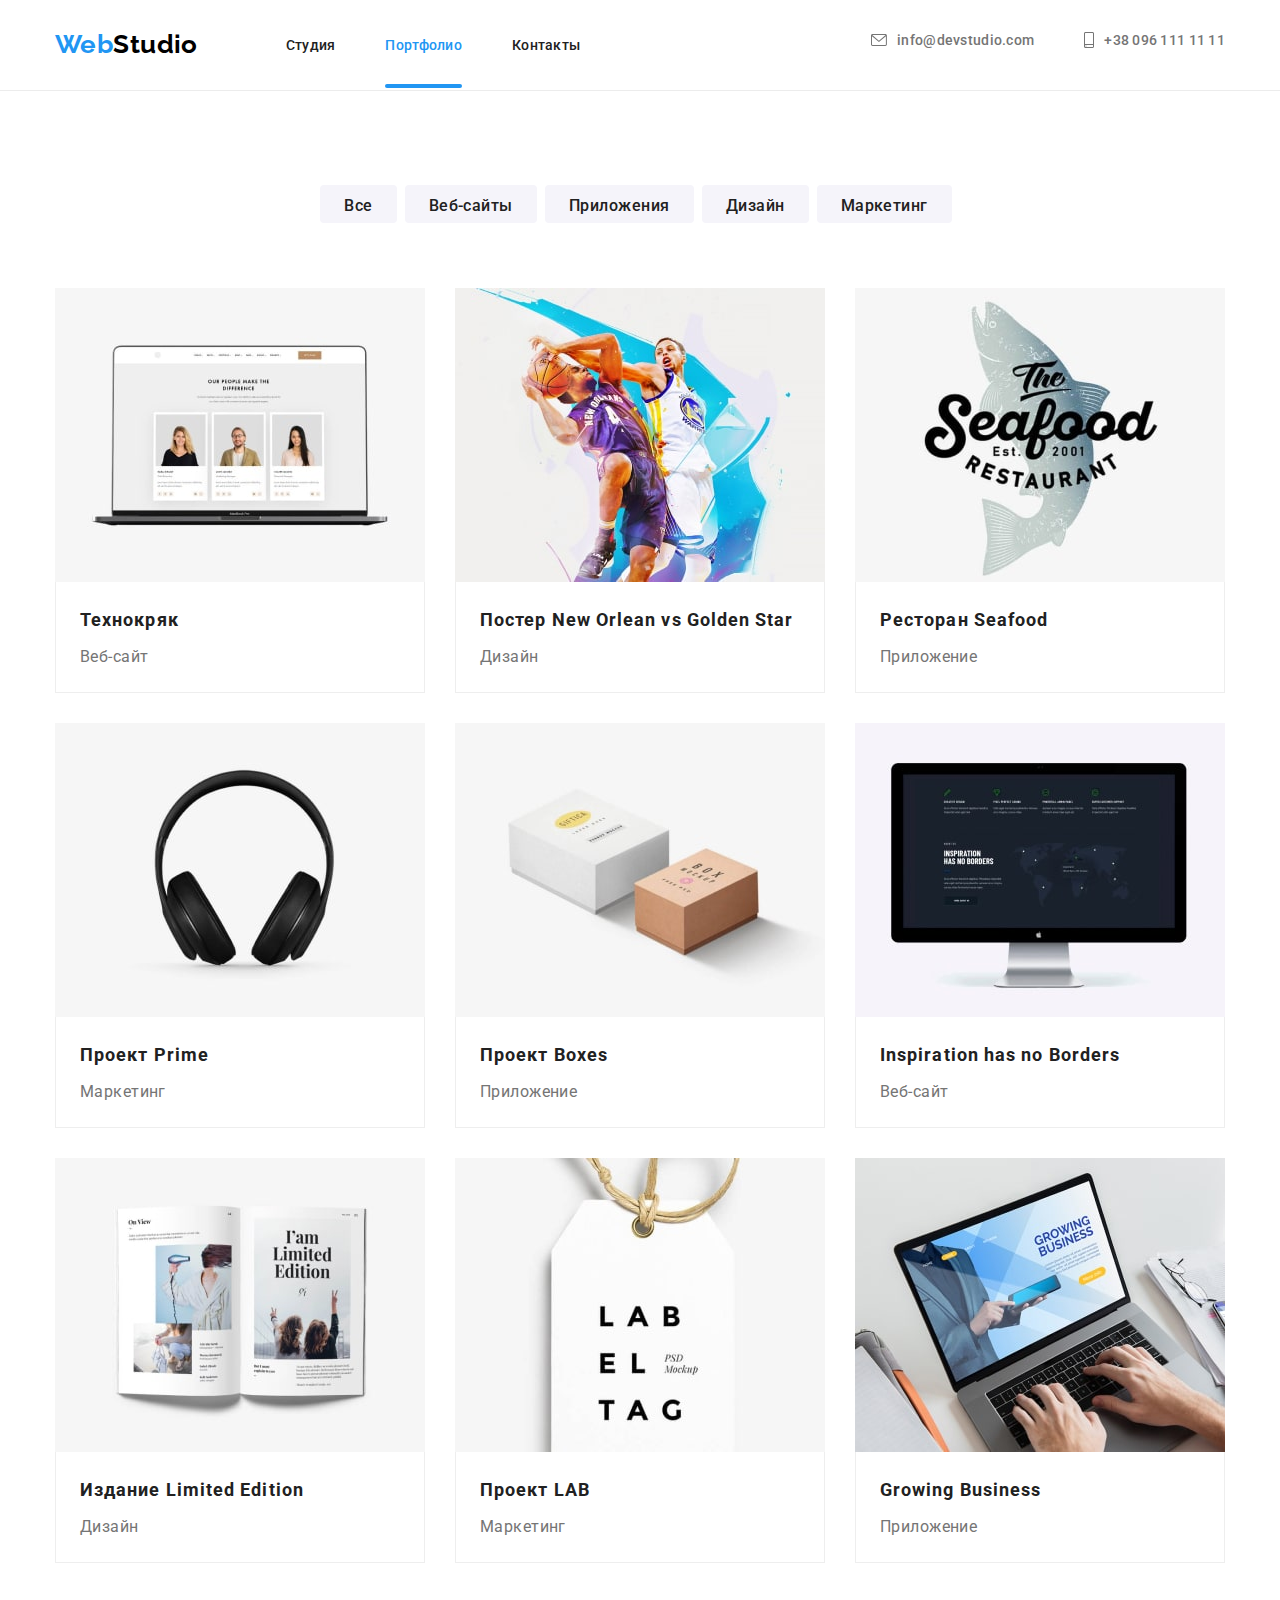
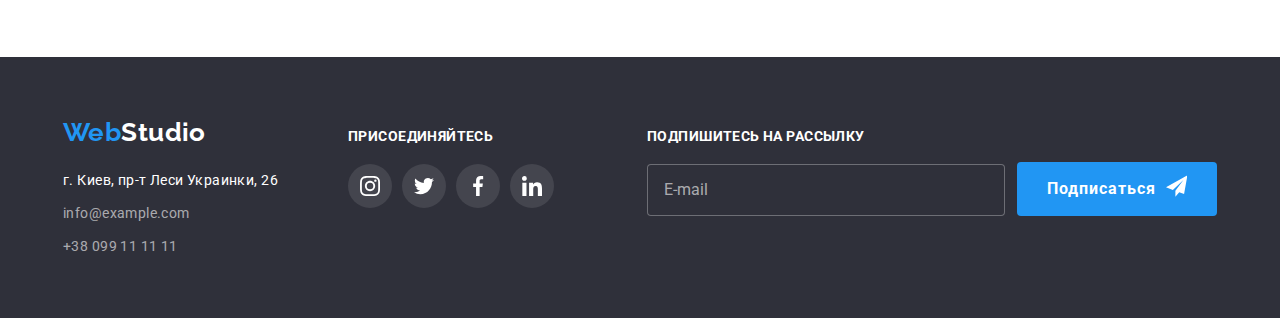
<file: portfolio.html>
<!DOCTYPE html>
<html lang="en">
  <head>
    <meta charset="UTF-8" />
    <meta http-equiv="X-UA-Compatible" content="IE=edge" />
    <meta name="viewport" content="width=device-width, initial-scale=1.0" />
    <title>WebStudio 08</title>
    <link
      href="https://fonts.googleapis.com/css2?family=Raleway:wght@700&family=Roboto:wght@400;500;700;900&display=swap"
      rel="stylesheet"
    />
    <link rel="stylesheet" href="./css/main.min.css" />
  </head>
  <body>
    <!-- header section -->
    <header class="header">
      <div class="container header-container">
        <!-- nav menu section -->
        <nav class="site-nav">
          <a href="./" class="logo site-nav__logo"
            >Web<span class="site-nav__logo-secondary">Studio</span></a
          >
          <button class="mobile-button mobile-button__open js-open-menu" type="button">
            <svg width="40" height="40" class="mobile-button__icon">
              <use class="icon-open" href="./images/mobile-icon.svg#menu"></use>
            </svg>
          </button>
          <ul class="site-nav__list">
            <li class="site-nav__item">
              <a href="./index.html" class="site-nav__link">Студия</a>
            </li>
            <li class="site-nav__item">
              <a href="./portfolio.html" class="site-nav__link site-nav__link--active">Портфолио</a>
            </li>
            <li class="site-nav__item">
              <a href="" class="site-nav__link">Контакты</a>
            </li>
          </ul>
        </nav>
        <!-- our contacts section -->
        <ul class="contacts">
          <li class="contacts__item">
            <a href="mailto:info@devstudio.com" class="contacts__link">
              <svg class="contacts__icon contacts__icon--mail">
                <use href="./images/icon.svg#envelope"></use>
              </svg>
              info@devstudio.com</a
            >
          </li>
          <li class="contacts__item">
            <a href="tel:+380961111111" class="contacts__link">
              <svg class="contacts__icon contacts__icon--phone">
                <use href="./images/icon.svg#smartphone"></use>
              </svg>
              +38 096 111 11 11</a
            >
          </li>
        </ul>
      </div>
      <!-- mobile menu -->

      <div class="mobile-menu js-menu-container" id="menu-container">
        <button
          class="mobile-button mobile-button__closed js-close-menu"
          mobile-button__open
          aria-controls="menu-container"
          type="button"
        >
          <svg width="40" height="40" class="mobile-button__icon">
            <use class="icon-closed" href="./images/mobile-icon.svg#closed-menu"></use>
          </svg>
        </button>
        <div class="container">
          <nav class="mobile__site-nav">
            <ul class="mobile__list">
              <li class="mobile__item">
                <a href="./index.html" class="mobile__link">Студия</a>
              </li>
              <li class="mobile__item">
                <a href="./portfolio.html" class="mobile__link">Портфолио</a>
              </li>
              <li class="mobile__item">
                <a href="" class="mobile__link">Контакты</a>
              </li>
            </ul>
          </nav>

          <ul class="mobile-contacts">
            <li class="mobile-contacts__item">
              <a href="tel:+380961111111" class="mobile-contacts__link mobile-contacts__link--tel">
                +38 096 111 11 11</a
              >
            </li>
            <li class="mobile-contacts__item">
              <a
                href="mailto:info@devstudio.com"
                class="mobile-contacts__link mobile-contacts__link--mail"
              >
                info@devstudio.com</a
              >
            </li>
          </ul>

          <ul class="mobile-social">
            <li class="mobile-social__item">
              <a href="" class="mobile-social__link">Instagram</a>
            </li>
            <li class="mobile-social__item">
              <a href="" class="mobile-social__link">Twitter</a>
            </li>
            <li class="mobile-social__item">
              <a href="" class="mobile-social__link">Facebook</a>
            </li>
            <li class="mobile-social__item">
              <a href="" class="mobile-social__link">LinkedIn</a>
            </li>
          </ul>
        </div>
      </div>
    </header>
    <!-- main section -->
    <main>
      <!--portfolio filter section -->
      <section class="section">
        <div class="container">
          <h1 class="visually-hidden">portfolio</h1>
          <ul class="portfolio-filters">
            <li class="portfolio-filters__item">
              <button class="portfolio-filters__button button" type="button">Все</button>
            </li>
            <li class="portfolio-filters__item">
              <button class="portfolio-filters__button button" type="button">Веб-сайты</button>
            </li>
            <li class="portfolio-filters__item">
              <button class="portfolio-filters__button button" type="button">Приложения</button>
            </li>
            <li class="portfolio-filters__item">
              <button class="portfolio-filters__button button" type="button">Дизайн</button>
            </li>
            <li class="portfolio-filters__item">
              <button class="portfolio-filters__button button" type="button">Маркетинг</button>
            </li>
          </ul>
        </div>

        <!-- card section -->

        <div class="container">
          <ul class="card-list">
            <li class="card-list__item">
              <a href="" class="card-list__link">
                <div class="card-list__thumb">
                  <picture>
                    <source
                      srcset="./images/clients-1.jpg 1x, ./images/clients-1@2x.jpg 2x"
                      media="(min-width:1200px)"
                    />
                    <source
                      srcset="./images/tablet-clients1.jpg 1x, ./images/tablet-clients1@2x.jpg 2x"
                      media="(min-width:768px)"
                    />
                    <source
                      srcset="./images/mobile-clients1.jpg 1x, ./images/mobile-clients1@2x.jpg 2x"
                      media="(min-width:480px)"
                    />

                    <img src="./images/clients-1.jpg" alt="laptop" width="100%" />
                  </picture>
                  <p class="card-list__overlay">
                    Технокряк это современная площадка распространения коронавируса. Компании
                    используют эту платформу для цифрового шпионажа и атак на защищённые сервера
                    конкурентов.
                  </p>
                </div>
                <div class="card-list__content">
                  <h2 class="card-list__title">Технокряк</h2>
                  <p class="card-list__text">Веб-сайт</p>
                </div>
              </a>
            </li>

            <li class="card-list__item">
              <a href="" class="card-list__link">
                <div class="card-list__thumb">
                  <picture>
                    <source
                      srcset="./images/clients-2.jpg 1x, ./images/clients-2@2x.jpg 2x"
                      media="(min-width:1200px)"
                    />
                    <source
                      srcset="./images/tablet-clients2.jpg 1x, ./images/tablet-clients2@2x.jpg 2x"
                      media="(min-width:768px)"
                    />
                    <source
                      srcset="./images/mobile-clients2.jpg 1x, ./images/mobile-clients2@2x.jpg 2x"
                      media="(min-width:480px)"
                    />

                    <img src="./images/clients-2.jpg" alt="basketball players" width="100%" />
                  </picture>
                  <p class="card-list__overlay">
                    Lorem ipsum dolor sit amet consectetur adipisicing elit. Itaque inventore, odit
                    vel modi eius fugit nam sit corrupti, quibusdam officiis saepe architecto
                    aspernatur dolorum qui molestias neque est id culpa cum commodi ratione. Nobis,
                    esse?
                  </p>
                </div>
                <div class="card-list__content">
                  <h2 class="card-list__title">Постер New Orlean vs Golden Star</h2>
                  <p class="card-list__text">Дизайн</p>
                </div>
              </a>
            </li>
            <li class="card-list__item">
              <a href="" class="card-list__link">
                <div class="card-list__thumb">
                  <picture>
                    <source
                      srcset="./images/clients-3.jpg 1x, ./images/clients-3@2x.jpg 2x"
                      media="(min-width:1200px)"
                    />
                    <source
                      srcset="./images/tablet-clients3.jpg 1x, ./images/tablet-clients3@2x.jpg 2x"
                      media="(min-width:768px)"
                    />
                    <source
                      srcset="./images/mobile-clients3.jpg 1x, ./images/mobile-clients3@2x.jpg 2x"
                      media="(min-width:480px)"
                    />

                    <img src="./images/clients-3.jpg" alt="logo-seafood restaurant" width="100%" />
                  </picture>
                  <p class="card-list__overlay">
                    Lorem ipsum dolor sit amet consectetur adipisicing elit. Sint iusto dolores
                    fugiat esse commodi facere numquam nihil quibusdam architecto ex maiores optio
                    aperiam maxime nam quos explicabo voluptas dignissimos, voluptatibus facilis
                    doloremque totam temporibus reiciendis!
                  </p>
                </div>
                <div class="card-list__content">
                  <h2 class="card-list__title">Ресторан Seafood</h2>
                  <p class="card-list__text">Приложение</p>
                </div>
              </a>
            </li>
            <li class="card-list__item">
              <a href="" class="card-list__link">
                <div class="card-list__thumb">
                  <picture>
                    <source
                      srcset="./images/clients-4.jpg 1x, ./images/clients-4@2x.jpg 2x"
                      media="(min-width:1200px)"
                    />
                    <source
                      srcset="./images/tablet-clients4.jpg 1x, ./images/tablet-clients4@2x.jpg 2x"
                      media="(min-width:768px)"
                    />
                    <source
                      srcset="./images/mobile-clients4.jpg 1x, ./images/mobile-clients4@2x.jpg 2x"
                      media="(min-width:480px)"
                    />

                    <img src="./images/clients-4.jpg" alt="foto headphones" width="100%" />
                  </picture>
                  <p class="card-list__overlay">
                    Lorem ipsum dolor sit amet consectetur adipisicing elit. Vitae ipsum quasi eos
                    optio dolor similique deleniti fugit a corrupti possimus quos exercitationem,
                    veniam sequi! Optio, consectetur aliquam beatae fugit accusamus voluptas
                    architecto amet autem ad?
                  </p>
                </div>
                <div class="card-list__content">
                  <h2 class="card-list__title">Проект Prime</h2>
                  <p class="card-list__text">Маркетинг</p>
                </div>
              </a>
            </li>
            <li class="card-list__item">
              <a href="" class="card-list__link">
                <div class="card-list__thumb">
                  <picture>
                    <source
                      srcset="./images/clients-5.jpg 1x, ./images/clients-5@2x.jpg 2x"
                      media="(min-width:1200px)"
                    />
                    <source
                      srcset="./images/tablet-clients5.jpg 1x, ./images/tablet-clients5@2x.jpg 2x"
                      media="(min-width:768px)"
                    />
                    <source
                      srcset="./images/mobile-clients5.jpg 1x, .
                      /images/mobile-clients5@2x.jpg 2x"
                      media="(min-width:480px)"
                    />

                    <img src="./images/clients-5.jpg" alt="foto two boxes" width="100%" />
                  </picture>
                  <p class="card-list__overlay">
                    Lorem ipsum dolor sit amet consectetur adipisicing elit. Illo vero culpa
                    recusandae mollitia provident sunt unde veritatis quia dolorum qui, officia id
                    praesentium ut incidunt excepturi architecto, voluptates nemo nobis commodi! Et
                    cumque id dignissimos.
                  </p>
                </div>
                <div class="card-list__content">
                  <h2 class="card-list__title">Проект Boxes</h2>
                  <p class="card-list__text">Приложение</p>
                </div>
              </a>
            </li>
            <li class="card-list__item">
              <a href="" class="card-list__link">
                <div class="card-list__thumb">
                  <picture>
                    <source
                      srcset="./images/clients-6.jpg 1x, ./images/clients-6@2x.jpg 2x"
                      media="(min-width:1200px)"
                    />
                    <source
                      srcset="./images/tablet-clients6.jpg 1x, ./images/tablet-clients6@2x.jpg 2x"
                      media="(min-width:768px)"
                    />
                    <source
                      srcset="./images/mobile-clients6.jpg 1x, .
                      /images/mobile-clients6@2x.jpg 2x"
                      media="(min-width:480px)"
                    />

                    <img src="./images/clients-6.jpg" alt="foto mono block pc" width="100%" />
                  </picture>
                  <p class="card-list__overlay">
                    Lorem ipsum dolor sit amet consectetur adipisicing elit. Voluptatum sint, dicta
                    nisi harum distinctio corrupti corporis voluptas fugit culpa esse alias tenetur
                    sed repudiandae ut libero? Quia, architecto. Omnis assumenda tenetur nesciunt
                    nihil quos voluptate.
                  </p>
                </div>
                <div class="card-list__content">
                  <h2 class="card-list__title">Inspiration has no Borders</h2>
                  <p class="card-list__text">Веб-сайт</p>
                </div>
              </a>
            </li>
            <li class="card-list__item">
              <a href="" class="card-list__link">
                <div class="card-list__thumb">
                  <picture>
                    <source
                      srcset="./images/clients-7.jpg 1x, ./images/clients-7@2x.jpg 2x"
                      media="(min-width:1200px)"
                    />
                    <source
                      srcset="./images/tablet-clients7.jpg 1x, ./images/tablet-clients7@2x.jpg 2x"
                      media="(min-width:768px)"
                    />
                    <source
                      srcset="./images/mobile-clients7.jpg 1x, .
                      /images/mobile-clients7@2x.jpg 2x"
                      media="(min-width:480px)"
                    />

                    <img src="./images/clients-7.jpg" alt="foto edition" width="100%" />
                  </picture>
                  <p class="card-list__overlay">
                    Lorem ipsum dolor sit amet consectetur adipisicing elit. Accusamus quas repellat
                    atque fugiat, perspiciatis quos incidunt quo quidem cumque, optio laboriosam,
                    tempora rem porro? Id cum deserunt vero consequuntur doloremque nulla laboriosam
                    tenetur excepturi odio!
                  </p>
                </div>
                <div class="card-list__content">
                  <h2 class="card-list__title">Издание Limited Edition</h2>
                  <p class="card-list__text">Дизайн</p>
                </div>
              </a>
            </li>
            <li class="card-list__item">
              <a href="" class="card-list__link">
                <div class="card-list__thumb">
                  <picture>
                    <source
                      srcset="./images/clients-8.jpg 1x, ./images/clients-8@2x.jpg 2x"
                      media="(min-width:1200px)"
                    />
                    <source
                      srcset="./images/tablet-clients8.jpg 1x, ./images/tablet-clients8@2x.jpg 2x"
                      media="(min-width:768px)"
                    />
                    <source
                      srcset="./images/mobile-clients8.jpg 1x, .
                      /images/mobile-clients8@2x.jpg 2x"
                      media="(min-width:480px)"
                    />

                    <img src="./images/clients-8.jpg" alt="foto label tag" width="100%" />
                  </picture>
                  <p class="card-list__overlay">
                    Lorem ipsum dolor sit amet consectetur adipisicing elit. Quia dolor aliquid
                    exercitationem iusto? Voluptates nisi debitis deleniti. At maiores molestias
                    quis incidunt rerum esse error eius nisi repellendus sit molestiae, amet tempore
                    omnis laudantium obcaecati.
                  </p>
                </div>
                <div class="card-list__content">
                  <h2 class="card-list__title">Проект LAB</h2>
                  <p class="card-list__text">Маркетинг</p>
                </div>
              </a>
            </li>
            <li class="card-list__item">
              <a href="" class="card-list__link">
                <div class="card-list__thumb">
                  <picture>
                    <source
                      srcset="./images/clients-9.jpg 1x, ./images/clients-9@2x.jpg 2x"
                      media="(min-width:1200px)"
                    />
                    <source
                      srcset="./images/tablet-clients9.jpg 1x, ./images/tablet-clients9@2x.jpg 2x"
                      media="(min-width:768px)"
                    />
                    <source
                      srcset="./images/mobile-clients9.jpg 1x, .
                      /images/mobile-clients9@2x.jpg 2x"
                      media="(min-width:480px)"
                    />

                    <img src="./images/clients-9.jpg" alt="foto laptop" width="100%" />
                  </picture>
                  <p class="card-list__overlay">
                    Lorem ipsum dolor sit amet consectetur adipisicing elit. Dolorum reprehenderit
                    facilis laborum. Libero dolor pariatur amet. Illo nam ipsum deserunt. Omnis iure
                    ipsam repellendus nihil dignissimos repellat nobis, aliquam rerum. Numquam
                    aliquam sapiente doloremque consectetur!
                  </p>
                </div>
                <div class="card-list__content">
                  <h2 class="card-list__title">Growing Business</h2>
                  <p class="card-list__text">Приложение</p>
                </div>
              </a>
            </li>
          </ul>
        </div>
      </section>
    </main>
    <!-- footer section -->
    <footer class="footer">
      <div class="container footer-list">
        <!-- footer left section -->
        <div class="footer-left-part">
          <a href="./" class="logo footer-logo"
            >Web<span class="footer__logo--secondary">Studio</span></a
          >
          <address class="footer-contacts">
            <p class="footer-contacts__address">г. Киев, пр-т Леси Украинки, 26</p>
            <ul class="footer-contacts__list">
              <li class="footer-contacts__item">
                <a href="" class="footer-contacts__link">info@example.com</a>
              </li>
              <li class="footer-contacts__item">
                <a href="" class="footer-contacts__link">+38 099 11 11 11</a>
              </li>
            </ul>
          </address>
        </div>
        <!-- footer right section -->
        <div class="footer-right-part">
          <p class="footer-right-part_text">присоединяйтесь</p>
          <ul class="card-social__list footer-right-part_list">
            <li class="card-social__item">
              <a href="" class="card-social__link card-social__link--footer">
                <svg class="card-social__icon">
                  <use href="./images/icon.svg#instagram"></use>
                </svg>
              </a>
            </li>
            <li class="card-social__item">
              <a href="" class="card-social__link card-social__link--footer">
                <svg class="card-social__icon">
                  <use href="./images/icon.svg#twitter"></use>
                </svg>
              </a>
            </li>
            <li class="card-social__item">
              <a href="" class="card-social__link card-social__link--footer">
                <svg class="card-social__icon">
                  <use href="./images/icon.svg#facebook"></use>
                </svg>
              </a>
            </li>
            <li class="card-social__item">
              <a href="" class="card-social__link card-social__link--footer">
                <svg class="card-social__icon">
                  <use href="./images/icon.svg#linkedin"></use>
                </svg>
              </a>
            </li>
          </ul>
        </div>
        <div class="footer-subscription">
          <form class="footer-subscription__form">
            <label class="footer-subscription__label">
              <p class="footer-subscription__text">Подпишитесь на рассылку</p>
              <input
                class="footer-subscription__input"
                type="email"
                name="mail"
                id="mail"
                placeholder="E-mail"
              />
            </label>
            <button class="footer-subscription__button" type="submit">
              Подписаться
              <svg class="footer-subscription__icon">
                <use href="./images/icon.svg#icon-send"></use>
              </svg>
            </button>
          </form>
        </div>
      </div>
    </footer>
    <script defer src="js/mobile-menu.js"></script>
  </body>
</html>
</file>
<file: css/main.min.css>
/*! modern-normalize v1.1.0 | MIT License | https://github.com/sindresorhus/modern-normalize */*,::before,::after{-webkit-box-sizing:border-box;box-sizing:border-box}html{-moz-tab-size:4;-o-tab-size:4;tab-size:4}html{line-height:1.15;-webkit-text-size-adjust:100%}body{margin:0}body{font-family:system-ui,-apple-system,"Segoe UI",Roboto,Helvetica,Arial,sans-serif,"Apple Color Emoji","Segoe UI Emoji"}hr{height:0;color:inherit}abbr[title]{-webkit-text-decoration:underline dotted;text-decoration:underline dotted}b,strong{font-weight:bolder}code,kbd,samp,pre{font-family:ui-monospace, SFMono-Regular, Consolas, 'Liberation Mono', Menlo, monospace;font-size:1em}small{font-size:80%}sub,sup{font-size:75%;line-height:0;position:relative;vertical-align:baseline}sub{bottom:-0.25em}sup{top:-0.5em}table{text-indent:0;border-color:inherit}button,input,optgroup,select,textarea{font-family:inherit;font-size:100%;line-height:1.15;margin:0}button,select{text-transform:none}button,[type='button'],[type='reset'],[type='submit']{-webkit-appearance:button}::-moz-focus-inner{border-style:none;padding:0}:-moz-focusring{outline:1px dotted ButtonText}:-moz-ui-invalid{box-shadow:none}legend{padding:0}progress{vertical-align:baseline}::-webkit-inner-spin-button,::-webkit-outer-spin-button{height:auto}[type='search']{-webkit-appearance:textfield;outline-offset:-2px}::-webkit-search-decoration{-webkit-appearance:none}::-webkit-file-upload-button{-webkit-appearance:button;font:inherit}summary{display:list-item}li{list-style-type:none}a{text-decoration:none}h1,h2,h3,h4,p,ul{margin:0;padding:0}img,svg{display:block;max-width:100%;height:auto}body{font-family:"Roboto",sans-serif;font-weight:400;font-size:14px;line-height:1.715;letter-spacing:0.03em;color:#757575;overflow-x:hidden}.section{padding-top:60px;padding-bottom:60px}@media screen and (min-width: 1200px){.section{padding-top:94px;padding-bottom:94px}.section .section.not-top-padding{padding-top:0}}.accent-title{font-weight:700;font-size:28px;line-height:1.17857;letter-spacing:.03em;text-align:center;margin-bottom:30px;color:#212121}@media screen and (min-width: 1200px){.accent-title{font-weight:700;font-size:36px;line-height:1.16667;letter-spacing:.03em;margin-bottom:50px}}.container{width:100%;margin-left:auto;margin-right:auto;padding-left:15px;padding-right:15px}@media screen and (min-width: 480px){.container{width:480px}}@media screen and (min-width: 768px){.container{width:768px}}@media screen and (min-width: 1200px){.container{width:1200px}}.checkbox-label__input,.visually-hidden{position:absolute;width:1px;height:1px;margin:-1px;border:0;padding:0;white-space:nowrap;-webkit-clip-path:inset(100%);clip-path:inset(100%);clip:rect(0 0 0 0);overflow:hidden}.is-hidden{visibility:hidden;opacity:0;pointer-events:none}@media screen and (min-width: 768px){.mobile-menu,.mobile-button{display:none}}.logo{display:block;padding:16px 0;font-family:"Raleway",sans-serif;font-weight:700;font-size:26px;line-height:1.193;color:#2196f3}.site-nav__logo-secondary{color:#000}.site-nav{display:-webkit-box;display:-ms-flexbox;display:flex;-webkit-box-pack:justify;-ms-flex-pack:justify;justify-content:space-between;-webkit-box-align:center;-ms-flex-align:center;align-items:center}@media screen and (max-width: 767.98px){.site-nav__list,.contacts{display:none}.mobile-button{display:inline-block;-webkit-box-pack:center;-ms-flex-pack:center;justify-content:center;-webkit-box-align:center;-ms-flex-align:center;align-items:center;border:none;color:#212121;background-color:#fff;padding:0}.mobile-button:focus,.mobile-button:hover{color:#2196f3}.mobile-button__icon{fill:currentColor}.mobile-menu{display:none}.mobile-menu .mobile__item:not(:last-child){margin-bottom:32px}.mobile-menu .mobile__link{font-weight:500;font-size:40px;line-height:1.175;letter-spacing:.02em;color:#212121}.mobile-menu .mobile__link:hover,.mobile-menu .mobile__link:focus{color:#2196f3}.mobile-menu .mobile-contacts__item:not(:last-child){margin-bottom:35px}.mobile-menu .mobile-contacts__link{font-weight:500;font-size:24px;line-height:1.167;letter-spacing:0.02em;color:#757575}.mobile-menu .mobile-contacts__link--tel{font-size:34px;line-height:1.177;color:#2196f3}.mobile-menu .mobile-social{display:-webkit-box;display:-ms-flexbox;display:flex}}@media screen and (max-width: 767.98px) and (max-width: 479px){.mobile-menu .mobile-social{-webkit-box-orient:vertical;-webkit-box-direction:normal;-ms-flex-direction:column;flex-direction:column}}@media screen and (max-width: 767.98px){.mobile-menu .mobile-social__item:not(:last-child){margin-right:10px}}@media screen and (max-width: 767.98px) and (min-width: 480px){.mobile-menu .mobile-social__item:nth-child(n+2)::before{content:'';display:-webkit-inline-box;display:-ms-inline-flexbox;display:inline-flex;-webkit-box-align:center;-ms-flex-align:center;align-items:center;width:1px;height:22px;padding-top:8px;margin-right:6px;background-color:#757575}}@media screen and (max-width: 767.98px){.mobile-menu .mobile-social__link{position:relative;font-weight:500;font-size:18px;line-height:1.223;letter-spacing:0.02em;color:#2196f3}.mobile-menu.is-open{position:fixed;top:0;left:0;display:block;width:100vw;height:100vh;background-color:#fff;z-index:1000}.mobile-menu.is-open .container{height:100%;display:-webkit-box;display:-ms-flexbox;display:flex;-webkit-box-orient:vertical;-webkit-box-direction:normal;-ms-flex-direction:column;flex-direction:column;-webkit-box-pack:justify;-ms-flex-pack:justify;justify-content:space-between;padding:48px 40px}.mobile-menu.is-open .mobile-button__closed{position:absolute;top:10px;right:15px}}.footer__logo--secondary{color:#fff}.footer-logo{padding:0;margin-bottom:20px;display:block}.footer{background-color:#2f303a;padding:60px 0}.footer-list{display:-webkit-box;display:-ms-flexbox;display:flex;-webkit-box-orient:vertical;-webkit-box-direction:normal;-ms-flex-direction:column;flex-direction:column;-webkit-box-pack:center;-ms-flex-pack:center;justify-content:center;-webkit-box-align:center;-ms-flex-align:center;align-items:center}@media screen and (min-width: 768px){.footer-list{display:-webkit-box;display:-ms-flexbox;display:flex;-webkit-box-orient:horizontal;-webkit-box-direction:normal;-ms-flex-direction:row;flex-direction:row;-ms-flex-pack:distribute;justify-content:space-around;-ms-flex-wrap:wrap;flex-wrap:wrap;-webkit-box-align:start;-ms-flex-align:start;align-items:flex-start}}@media screen and (min-width: 1200px){.footer-list{display:-webkit-box;display:-ms-flexbox;display:flex;-webkit-box-align:baseline;-ms-flex-align:baseline;align-items:baseline;-ms-flex-wrap:nowrap;flex-wrap:nowrap;-webkit-box-pack:center;-ms-flex-pack:center;justify-content:center}}.footer-left-part{text-align:center;margin-bottom:60px}@media screen and (min-width: 1200px){.footer-left-part{text-align:start;margin-bottom:0}}.footer-contacts{font-style:normal;color:#fff}.footer-contacts__address{margin-bottom:9px}.footer-contacts__item:not(:last-child){margin-bottom:9px}.footer-contacts__link{color:rgba(255,255,255,0.6);-webkit-transition:color 250ms cubic-bezier(0.4, 0, 0.2, 1);transition:color 250ms cubic-bezier(0.4, 0, 0.2, 1)}.footer-contacts__link:hover,.footer-contacts__link:focus{color:#2196f3}@media screen and (max-width: 1200px - 0.02){.footer-subscription{display:-webkit-box;display:-ms-flexbox;display:flex;-webkit-box-orient:vertical;-webkit-box-direction:normal;-ms-flex-direction:column;flex-direction:column;-webkit-box-align:center;-ms-flex-align:center;align-items:center;text-align:center}}@media screen and (min-width: 1200px){.footer-subscription{margin-left:93px}}.footer-subscription__form{text-align:center}@media screen and (min-width: 768px){.footer-subscription__form{width:450px;display:-webkit-box;display:-ms-flexbox;display:flex;-webkit-box-orient:vertical;-webkit-box-direction:normal;-ms-flex-direction:column;flex-direction:column;-webkit-box-align:center;-ms-flex-align:center;align-items:center}}@media screen and (min-width: 1200px){.footer-subscription__form{display:-webkit-box;display:-ms-flexbox;display:flex;-webkit-box-orient:horizontal;-webkit-box-direction:normal;-ms-flex-direction:row;flex-direction:row;-webkit-box-align:end;-ms-flex-align:end;align-items:flex-end;width:570px}}.footer-subscription__text{margin-bottom:20px;font-weight:700;line-height:1.143;letter-spacing:0.03em;text-transform:uppercase;color:#fff}@media screen and (min-width: 1200px){.footer-subscription__text{text-align:start}}.footer-subscription__input{width:450px;margin-bottom:20px;padding-left:16px;padding-top:15px;padding-bottom:15px;font-size:16px;line-height:1.25;color:rgba(255,255,255,0.6);background-color:#2f303a;border:1px solid rgba(255,255,255,0.3);border-radius:4px}@media screen and (max-width: 479.98px){.footer-subscription__input{width:100%}}@media screen and (min-width: 1200px){.footer-subscription__input{margin-bottom:0;margin-right:12px;width:358px}}.footer-subscription__input:focus{outline:none;border-color:#2196f3}.footer-subscription__input::-webkit-input-placeholder{font-size:16px;line-height:1.25;color:rgba(255,255,255,0.6)}.footer-subscription__input:-ms-input-placeholder{font-size:16px;line-height:1.25;color:rgba(255,255,255,0.6)}.footer-subscription__input::-ms-input-placeholder{font-size:16px;line-height:1.25;color:rgba(255,255,255,0.6)}.footer-subscription__input::placeholder{font-size:16px;line-height:1.25;color:rgba(255,255,255,0.6)}.footer-subscription__button{min-width:200px;padding:10px 28px;display:-webkit-box;display:-ms-flexbox;display:flex;font-family:"Roboto",sans-serif;font-weight:700;font-size:16px;line-height:1.875;letter-spacing:0.06em;color:#fff;background-color:#2196f3;border-color:transparent;border-radius:4px}@media screen and (max-width: 767.98px){.footer-subscription__button{margin:0 auto}}.footer-subscription__icon{margin-left:10px;width:24px;height:24px;fill:currentColor}.footer-right-part{margin-bottom:60px;text-align:center}@media screen and (min-width: 1200px){.footer-right-part{margin-left:70px;margin-bottom:0}}.footer-right-part_text{margin-bottom:20px;font-weight:700;line-height:1.143;letter-spacing:0.03em;text-transform:uppercase;color:#fff}@media screen and (min-width: 768px){.footer-right-part_text{text-align:center}}@media screen and (min-width: 1200px){.footer-right-part_text{text-align:start}}.card-social__link--footer{background-color:rgba(255,255,255,0.1);color:#fff}.header{border-bottom:1px solid #ececec}@media screen and (min-width: 768px){.header-container{display:-webkit-box;display:-ms-flexbox;display:flex;-webkit-box-pack:justify;-ms-flex-pack:justify;justify-content:space-between;-webkit-box-align:center;-ms-flex-align:center;align-items:center}}@media screen and (min-width: 768px){.contacts{display:-webkit-box;display:-ms-flexbox;display:flex;-webkit-box-orient:vertical;-webkit-box-direction:normal;-ms-flex-direction:column;flex-direction:column;margin-top:21px;margin-bottom:21px}}@media screen and (min-width: 1200px){.contacts{-webkit-box-orient:horizontal;-webkit-box-direction:normal;-ms-flex-direction:row;flex-direction:row;margin-top:0;margin-bottom:0}}@media screen and (min-width: 1200px){.contacts .contacts__item:not(:last-child){margin-right:50px}}.contacts .contacts__item:not(:last-child){margin-bottom:10px}.contacts .contacts__link{display:-webkit-box;display:-ms-flexbox;display:flex;-webkit-box-align:center;-ms-flex-align:center;align-items:center;-webkit-transition:color 250ms cubic-bezier(0.4, 0, 0.2, 1);transition:color 250ms cubic-bezier(0.4, 0, 0.2, 1);font-weight:500;font-size:14px;line-height:1.143;letter-spacing:0.02em;color:#757575}@media screen and (min-width: 1200px){.contacts .contacts__link{padding-top:32px;padding-bottom:32px}}.contacts .contacts__link:hover,.contacts .contacts__link :focus{color:#2196f3}.contacts .contacts__icon{margin-right:10px;fill:currentColor}.contacts .contacts__icon--mail{width:16px;height:12px}.contacts .contacts__icon--phone{width:10px;height:16px}@media screen and (min-width: 1200px){.site-nav__list{margin-left:93px}}@media screen and (min-width: 768px){.site-nav{display:-webkit-box;display:-ms-flexbox;display:flex;-webkit-box-align:center;-ms-flex-align:center;align-items:center}.logo{font-family:"Raleway",sans-serif;font-weight:700;font-size:26px;line-height:1.193;color:#2196f3}.site-nav__logo-secondary{color:#000}.site-nav__list{display:-webkit-box;display:-ms-flexbox;display:flex;margin-left:88px}.site-nav__item:not(:last-child){margin-right:50px}.site-nav__link{padding-top:32px;padding-bottom:32px;-webkit-transition:color 250ms cubic-bezier(0.4, 0, 0.2, 1);transition:color 250ms cubic-bezier(0.4, 0, 0.2, 1);position:relative;font-weight:500;font-size:14px;line-height:1.143;letter-spacing:0.02em;color:#212121}.site-nav__link:hover,.site-nav__link:focus{color:#2196f3}.site-nav__link--active{color:#2196f3}.site-nav__link--active::before{position:absolute;bottom:-3px;left:0;display:-webkit-box;display:-ms-flexbox;display:flex;content:'';width:100%;height:4px;border-radius:2px;background-color:currentColor}}.clients__list{display:-webkit-box;display:-ms-flexbox;display:flex;-webkit-box-align:center;-ms-flex-align:center;align-items:center;-webkit-box-orient:vertical;-webkit-box-direction:normal;-ms-flex-direction:column;flex-direction:column}@media screen and (min-width: 480px){.clients__list{display:-ms-grid;display:grid;-ms-grid-columns:(1fr)[2];grid-template-columns:repeat(2, 1fr);gap:30px}}@media screen and (min-width: 480px) and (min-width: 768px){.clients__list{-ms-grid-columns:(1fr)[3];grid-template-columns:repeat(3, 1fr)}}@media screen and (min-width: 480px) and (min-width: 1200px){.clients__list{-ms-grid-columns:(1fr)[6];grid-template-columns:repeat(6, 1fr)}}@media screen and (max-width: 479.98px){.clients__item:not(:last-child){margin-bottom:10px}}.clients__link{display:-webkit-box;display:-ms-flexbox;display:flex;-webkit-box-pack:center;-ms-flex-pack:center;justify-content:center;-webkit-box-align:center;-ms-flex-align:center;align-items:center;min-width:170px;height:92px;border-radius:4px;border:1px solid #afb1b8;color:#afb1b8;-webkit-transition:color 250ms cubic-bezier(0.4, 0, 0.2, 1),border-color 250ms cubic-bezier(0.4, 0, 0.2, 1);transition:color 250ms cubic-bezier(0.4, 0, 0.2, 1),border-color 250ms cubic-bezier(0.4, 0, 0.2, 1)}@media screen and (min-width: 480px){.clients__link{width:210px}}@media screen and (min-width: 768px){.clients__link{width:226px}}@media screen and (min-width: 1200px){.clients__link{width:170px}}.clients__link:hover,.clients__link:focus{color:#2196f3;border-color:#2196f3}.clients__icon{width:106px;height:60px;fill:currentColor}.hero{margin-left:auto;margin-right:auto;padding-bottom:118px;padding-top:118px;text-align:center;background-image:-webkit-gradient(linear, left top, left bottom, from(rgba(47,48,58,0.4)), to(rgba(47,48,58,0.4))),url("../images/mobile-header.jpg");background-image:linear-gradient(rgba(47,48,58,0.4), rgba(47,48,58,0.4)),url("../images/mobile-header.jpg");background-repeat:no-repeat;background-size:cover}@media (min-device-pixel-ratio: 2), (-webkit-min-device-pixel-ratio: 2), (min-resolution: 192dpi), (min-resolution: 2dppx){.hero{background-image:-webkit-gradient(linear, left top, left bottom, from(rgba(47,48,58,0.4)), to(rgba(47,48,58,0.4))),url("../images/mobile-header@2x.jpg");background-image:linear-gradient(rgba(47,48,58,0.4), rgba(47,48,58,0.4)),url("../images/mobile-header@2x.jpg")}}@media screen and (min-width: 768px){.hero{background-image:-webkit-gradient(linear, left top, left bottom, from(rgba(47,48,58,0.4)), to(rgba(47,48,58,0.4))),url("../images/tablet-header.jpg");background-image:linear-gradient(rgba(47,48,58,0.4), rgba(47,48,58,0.4)),url("../images/tablet-header.jpg")}}@media screen and (min-width: 768px) and (min-device-pixel-ratio: 2), screen and (min-width: 768px) and (-webkit-min-device-pixel-ratio: 2), screen and (min-width: 768px) and (min-resolution: 192dpi), screen and (min-width: 768px) and (min-resolution: 2dppx){.hero{background-image:-webkit-gradient(linear, left top, left bottom, from(rgba(47,48,58,0.4)), to(rgba(47,48,58,0.4))),url("../images/tablet-header@2x.jpg");background-image:linear-gradient(rgba(47,48,58,0.4), rgba(47,48,58,0.4)),url("../images/tablet-header@2x.jpg")}}@media screen and (min-width: 1200px){.hero{max-width:1600px;padding-bottom:200px;padding-top:200px;background-image:-webkit-gradient(linear, left top, left bottom, from(rgba(47,48,58,0.4)), to(rgba(47,48,58,0.4))),url("../images/desktop-header.jpg");background-image:linear-gradient(rgba(47,48,58,0.4), rgba(47,48,58,0.4)),url("../images/desktop-header.jpg")}}@media screen and (min-width: 1200px) and (min-device-pixel-ratio: 2), screen and (min-width: 1200px) and (-webkit-min-device-pixel-ratio: 2), screen and (min-width: 1200px) and (min-resolution: 192dpi), screen and (min-width: 1200px) and (min-resolution: 2dppx){.hero{background-image:-webkit-gradient(linear, left top, left bottom, from(rgba(47,48,58,0.4)), to(rgba(47,48,58,0.4))),url("../images/desktop-header@2x.jpg");background-image:linear-gradient(rgba(47,48,58,0.4), rgba(47,48,58,0.4)),url("../images/desktop-header@2x.jpg")}}.hero__title{margin-left:auto;margin-right:auto;margin-bottom:30px;max-width:360px;font-weight:900;font-size:26px;line-height:1.616;letter-spacing:0.06em;text-transform:uppercase;color:#fff}@media screen and (min-width: 1200px){.hero__title{max-width:698px;font-size:44px;line-height:1.364}}.hero__button{min-width:200px;padding:10px 0;border-radius:4px;border-color:transparent;font-family:"Roboto",sans-serif;font-weight:700;font-size:16px;line-height:1.875;letter-spacing:0.06em;color:#fff;background-color:#2196f3}.hero__button:hover,.hero__button:focus{background-color:#188ce8}.backdrop{position:fixed;top:0;left:0;width:100%;height:100%;background-color:rgba(0,0,0,0.2);-webkit-transition:visibility 250ms cubic-bezier(0.4, 0, 0.2, 1),opacity 250ms cubic-bezier(0.4, 0, 0.2, 1);transition:visibility 250ms cubic-bezier(0.4, 0, 0.2, 1),opacity 250ms cubic-bezier(0.4, 0, 0.2, 1)}.backdrop__modal{position:absolute;top:50%;left:50%;-webkit-transform:translate(-50%, -50%);transform:translate(-50%, -50%);background-color:#fff}@media screen and (max-width: 479.98px){.backdrop__modal{max-width:318px;max-height:100%}}@media screen and (min-width: 480px){.backdrop__modal{max-width:450px;max-height:609px}}@media screen and (min-width: 1200px){.backdrop__modal{max-width:528px;max-height:581px}}.backdrop__button{position:absolute;top:8px;right:8px;width:30px;height:30px;display:-webkit-box;display:-ms-flexbox;display:flex;-webkit-box-pack:center;-ms-flex-pack:center;justify-content:center;-webkit-box-align:center;-ms-flex-align:center;align-items:center;background-color:#fff;border-radius:50%;border:1px solid rgba(0,0,0,0.1);color:#000;-webkit-transition:color 250ms cubic-bezier(0.4, 0, 0.2, 1);transition:color 250ms cubic-bezier(0.4, 0, 0.2, 1)}.backdrop__button:hover{color:#2196f3}.backdrop__icon{width:11px;height:11px;fill:currentColor}.backdrop-form{padding:40px}.backdrop-form__title{margin-bottom:12px;font-weight:700;font-size:20px;line-height:1.15;text-align:center;color:#212121}@media screen and (max-width: 479.98px){.backdrop-form__title{max-width:240px;margin-left:auto;margin-right:auto;font-weight:700;font-size:16px;line-height:1.43;letter-spacing:0.03em}}.backdrop-form__label{position:relative;display:-webkit-box;display:-ms-flexbox;display:flex;-webkit-box-orient:vertical;-webkit-box-direction:normal;-ms-flex-direction:column;flex-direction:column;margin-bottom:10px;color:#212121}@media screen and (max-width: 479.98px){.backdrop-form__label{max-width:240px}}@media screen and (min-width: 480px){.backdrop-form__label{min-width:370px}}@media screen and (min-width: 1200px){.backdrop-form__label{min-width:448px}}.backdrop-form__label:focus-within .backdrop-form__textarea,.backdrop-form__label:focus-within .backdrop-form__icon,.backdrop-form__label:focus-within .backdrop-form__input{outline:none;border-color:#2196f3;fill:#2196f3}.backdrop-form__subtitle{margin-bottom:4px;font-size:12px;line-height:1.167;letter-spacing:0.01em;color:#757575}.backdrop-form__input{padding:11px 12px 11px 42px;border:1px solid rgba(33,33,33,0.2);border-radius:4px}.backdrop-form__icon{position:absolute;bottom:11px;left:12px;width:18px;height:18px;fill:currentColor}.backdrop-form__label--textarea{margin-bottom:20px}.backdrop-form__textarea{resize:none;height:120px;padding:12px 16px;border:1px solid rgba(33,33,33,0.2);border-radius:4px}@media screen and (max-width: 479.98px){.backdrop-form__textarea{max-width:240px}}@media screen and (min-width: 480px){.backdrop-form__textarea{min-width:370px}}@media screen and (min-width: 1200px){.backdrop-form__textarea{min-width:448px}}.backdrop-form__textarea::-webkit-input-placeholder{color:rgba(117,117,117,0.5)}.backdrop-form__textarea:-ms-input-placeholder{color:rgba(117,117,117,0.5)}.backdrop-form__textarea::-ms-input-placeholder{color:rgba(117,117,117,0.5)}.backdrop-form__textarea::placeholder{color:rgba(117,117,117,0.5)}.checkbox-label{display:-webkit-box;display:-ms-flexbox;display:flex;-webkit-box-pack:center;-ms-flex-pack:center;justify-content:center;-webkit-box-align:center;-ms-flex-align:center;align-items:center;margin-bottom:30px}.checkbox-label__input:checked+.checkbox-label__icon{background-color:#2196f3;background-image:url("../images/icon_check.svg");background-size:contain;background-position:center;background-origin:border-box;border-color:#2196f3}.checkbox-label__text{font-weight:500;font-size:12px;line-height:1.16667;letter-spacing:.03em}@media screen and (min-width: 1200px){.checkbox-label__text{font-weight:500;font-size:14px;line-height:1.71429;letter-spacing:.03em}}.checkbox-label__icon{width:15px;height:15px;margin-right:7px;border:2px solid #212121;border-radius:4px;-webkit-transition:background-image 250ms cubic-bezier(0.4, 0, 0.2, 1);transition:background-image 250ms cubic-bezier(0.4, 0, 0.2, 1)}.checkbox-label__link{text-decoration:underline;color:#2196f3}.backdrop-form__button{display:block;margin-left:auto;margin-right:auto;min-width:200px;padding:10px 55px;display:-webkit-box;display:-ms-flexbox;display:flex;font-family:"Roboto",sans-serif;font-weight:700;font-size:16px;line-height:1.875;letter-spacing:0.06em;border-color:transparent;border-radius:4px;background-color:#2196f3;color:#fff}@media screen and (min-width: 768px){.soft-skills__list{display:-ms-grid;display:grid;-ms-grid-columns:(1fr)[2];grid-template-columns:repeat(2, 1fr);gap:30px}.soft-skills__list .soft-skills__title{text-align:left}}@media screen and (min-width: 1200px){.soft-skills__list{display:-ms-grid;display:grid;-ms-grid-columns:(1fr)[4];grid-template-columns:repeat(4, 1fr);gap:30px}}.soft-skills__item:not(:last-child){margin-bottom:30px}@media screen and (min-width: 768px){.soft-skills__item:not(:last-child){margin-bottom:0}}.soft-slills__thumb{display:-webkit-box;display:-ms-flexbox;display:flex;-webkit-box-pack:center;-ms-flex-pack:center;justify-content:center;-webkit-box-align:center;-ms-flex-align:center;align-items:center;width:100%;height:120px;margin-bottom:30px;background-color:#f5f4fa}.soft-skills__icon{width:70px;height:70px}.soft-skills__title{text-align:center;margin-bottom:10px;font-weight:700;font-size:14px;line-height:1.143;text-transform:uppercase;color:#212121}.teams-card{background-color:#f5f4fa}.teams-card .teams-card__list{display:-ms-grid;display:grid;-ms-grid-columns:(1fr)[1];grid-template-columns:repeat(1, 1fr);gap:30px}@media screen and (min-width: 768px){.teams-card .teams-card__list{display:-ms-grid;display:grid;-ms-grid-columns:(1fr)[2];grid-template-columns:repeat(2, 1fr);gap:30px}}@media screen and (min-width: 1200px){.teams-card .teams-card__list{display:-ms-grid;display:grid;-ms-grid-columns:(1fr)[4];grid-template-columns:repeat(4, 1fr);gap:30px}}.teams-card__item{background-color:#fff;-webkit-box-shadow:0px 1px 3px rgba(0,0,0,0.12),0px 1px 1px rgba(0,0,0,0.14),0px 2px 1px rgba(0,0,0,0.2);box-shadow:0px 1px 3px rgba(0,0,0,0.12),0px 1px 1px rgba(0,0,0,0.14),0px 2px 1px rgba(0,0,0,0.2);border-radius:0px 0px 4px 4px}.teams-card__content{text-align:center;padding:30px 0}.teams-card__name{margin-bottom:10px;font-weight:500;font-size:16px;line-height:1.188;color:#212121}.teams-card__proffesion{margin-bottom:16px;font-size:16px;line-height:1.188}.card-social__list{display:-webkit-box;display:-ms-flexbox;display:flex;-webkit-box-pack:center;-ms-flex-pack:center;justify-content:center}@media screen and (max-width: 320px){.card-social__list{display:-webkit-box;display:-ms-flexbox;display:flex;-webkit-box-pack:center;-ms-flex-pack:center;justify-content:center;-webkit-box-align:center;-ms-flex-align:center;align-items:center;-ms-flex-wrap:wrap;flex-wrap:wrap;margin:0}}.card-social__item:not(:last-child){margin-right:10px}@media screen and (max-width: 320px){.card-social__item:not(:last-child){margin-right:0}}.card-social__link{display:-webkit-box;display:-ms-flexbox;display:flex;-webkit-box-pack:center;-ms-flex-pack:center;justify-content:center;-webkit-box-align:center;-ms-flex-align:center;align-items:center;width:44px;height:44px;border-radius:50%;-webkit-transition:color 250ms cubic-bezier(0.4, 0, 0.2, 1),background-color 250ms cubic-bezier(0.4, 0, 0.2, 1);transition:color 250ms cubic-bezier(0.4, 0, 0.2, 1),background-color 250ms cubic-bezier(0.4, 0, 0.2, 1)}.card-social__link:hover,.card-social__link :focus{background-color:#2196f3;color:#fff}.card-social__link--teams{background-color:#fff;color:#afb1b8}.card-social__icon{width:20px;height:20px;fill:currentColor}.our-works{display:none}@media screen and (min-width: 1200px){.our-works{display:block}.not-top-padding{padding-top:0}.our-works__list{display:-webkit-box;display:-ms-flexbox;display:flex;margin-left:-30px}.our-works__item{position:relative;-ms-flex-preferred-size:calc((100% - 90px) / 3);flex-basis:calc((100% - 90px) / 3);margin-left:30px}.our-works__text{position:absolute;bottom:0;left:0;width:370px;height:70px;display:-webkit-box;display:-ms-flexbox;display:flex;-webkit-box-pack:center;-ms-flex-pack:center;justify-content:center;-webkit-box-align:center;-ms-flex-align:center;align-items:center;font-weight:700;line-height:16px;text-transform:uppercase;color:#fff;background-color:rgba(47,48,58,0.8)}}@media screen and (max-width: 479.98px){.card-list{display:-ms-grid;display:grid;-ms-grid-columns:(1fr)[1];grid-template-columns:repeat(1, 1fr);gap:30px}}@media screen and (min-width: 480px){.card-list{display:-ms-grid;display:grid;-ms-grid-columns:(1fr)[1];grid-template-columns:repeat(1, 1fr);gap:30px}}@media screen and (min-width: 768px){.card-list{display:-ms-grid;display:grid;-ms-grid-columns:(1fr)[2];grid-template-columns:repeat(2, 1fr);gap:30px}}@media screen and (min-width: 1200px){.card-list{display:-ms-grid;display:grid;-ms-grid-columns:(1fr)[3];grid-template-columns:repeat(3, 1fr);gap:30px}}.card-list__item{-webkit-transition:-webkit-box-shadow 250ms cubic-bezier(0.4, 0, 0.2, 1);transition:-webkit-box-shadow 250ms cubic-bezier(0.4, 0, 0.2, 1);transition:box-shadow 250ms cubic-bezier(0.4, 0, 0.2, 1);transition:box-shadow 250ms cubic-bezier(0.4, 0, 0.2, 1), -webkit-box-shadow 250ms cubic-bezier(0.4, 0, 0.2, 1)}.card-list__item:hover,.card-list__item:hover .card-list__overlay{-webkit-box-shadow:0px 1px 1px rgba(0,0,0,0.12),0px 4px 4px rgba(0,0,0,0.06),1px 4px 6px rgba(0,0,0,0.16);box-shadow:0px 1px 1px rgba(0,0,0,0.12),0px 4px 4px rgba(0,0,0,0.06),1px 4px 6px rgba(0,0,0,0.16);-webkit-transform:translateY(0);transform:translateY(0)}.card-list__thumb{position:relative;overflow:hidden}.card-list__overlay{position:absolute;top:0;left:0;height:100%;padding:63px 24px;font-size:18px;line-height:1.556;color:#fff;background-color:#2196f3;-webkit-transition:250ms cubic-bezier(0.4, 0, 0.2, 1);transition:250ms cubic-bezier(0.4, 0, 0.2, 1);-webkit-transform:translateY(100%);transform:translateY(100%)}.card-list__link{display:-webkit-box;display:-ms-flexbox;display:flex;-webkit-box-orient:vertical;-webkit-box-direction:normal;-ms-flex-direction:column;flex-direction:column;height:100%}.card-list__content{-webkit-box-flex:1;-ms-flex-positive:1;flex-grow:1;padding:20px 24px;text-align:start;background-color:#fff;border-right:1px solid #eee;border-bottom:1px solid #eee;border-left:1px solid #eee}.card-list__title{margin-bottom:4px;font-weight:700;font-size:18px;line-height:2;letter-spacing:0.06em;color:#212121}.card-list__text{font-size:16px;line-height:1.875;color:#757575}.portfolio-filters{margin-bottom:40px;display:-webkit-box;display:-ms-flexbox;display:flex;-ms-flex-wrap:wrap;flex-wrap:wrap;-webkit-box-pack:start;-ms-flex-pack:start;justify-content:flex-start}.portfolio-filters__item{margin-right:8px}.portfolio-filters__item:not(:nth-child(n+4)){margin-bottom:15px}@media screen and (max-width: 479.98px){.portfolio-filters__item:not(:last-child){margin-bottom:15px}}@media screen and (min-width: 768px){.portfolio-filters{margin-bottom:30px;display:-webkit-box;display:-ms-flexbox;display:flex;-webkit-box-pack:center;-ms-flex-pack:center;justify-content:center}.portfolio-filters__item:not(:last-child){margin-right:8px}}@media screen and (min-width: 1200px){.portfolio-filters{margin-bottom:50px}}.portfolio-filters__button{min-width:73px;height:38px;padding:6px 22px;border-radius:4px;font-family:"Roboto",sans-serif;font-weight:500;font-size:16px;line-height:1.625;letter-spacing:0.03em;color:#212121;background-color:#f5f4fa;border-color:transparent;-webkit-transition:color 250ms cubic-bezier(0.4, 0, 0.2, 1),background-color 250ms cubic-bezier(0.4, 0, 0.2, 1),-webkit-box-shadow 250ms cubic-bezier(0.4, 0, 0.2, 1);transition:color 250ms cubic-bezier(0.4, 0, 0.2, 1),background-color 250ms cubic-bezier(0.4, 0, 0.2, 1),-webkit-box-shadow 250ms cubic-bezier(0.4, 0, 0.2, 1);transition:color 250ms cubic-bezier(0.4, 0, 0.2, 1),background-color 250ms cubic-bezier(0.4, 0, 0.2, 1),box-shadow 250ms cubic-bezier(0.4, 0, 0.2, 1);transition:color 250ms cubic-bezier(0.4, 0, 0.2, 1),background-color 250ms cubic-bezier(0.4, 0, 0.2, 1),box-shadow 250ms cubic-bezier(0.4, 0, 0.2, 1),-webkit-box-shadow 250ms cubic-bezier(0.4, 0, 0.2, 1)}.portfolio-filters__button:hover,.portfolio-filters__button:focus{-webkit-box-shadow:0px 3px 1px rgba(0,0,0,0.1),0px 1px 2px rgba(0,0,0,0.08),0px 2px 2px rgba(0,0,0,0.12);box-shadow:0px 3px 1px rgba(0,0,0,0.1),0px 1px 2px rgba(0,0,0,0.08),0px 2px 2px rgba(0,0,0,0.12);color:#fff;background-color:#2196f3}
/*# sourceMappingURL=main.min.css.map */
</file>
